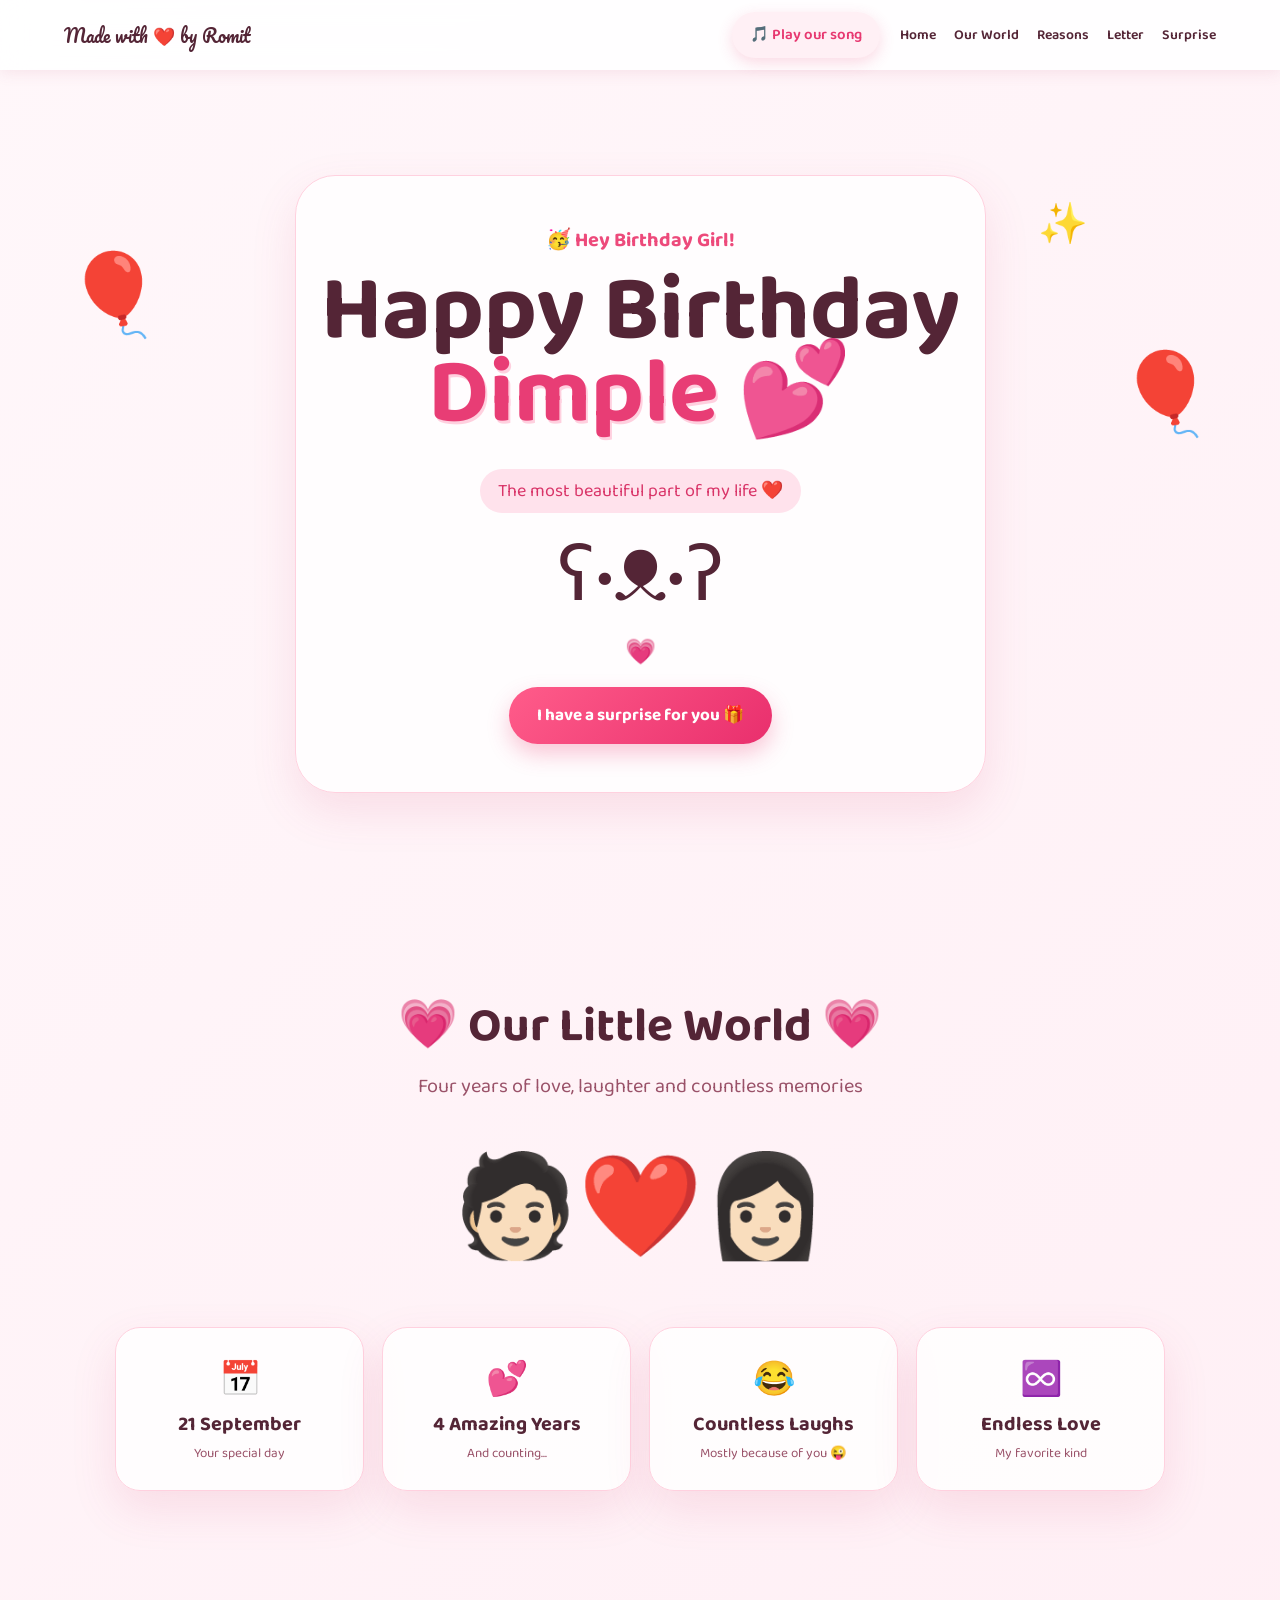
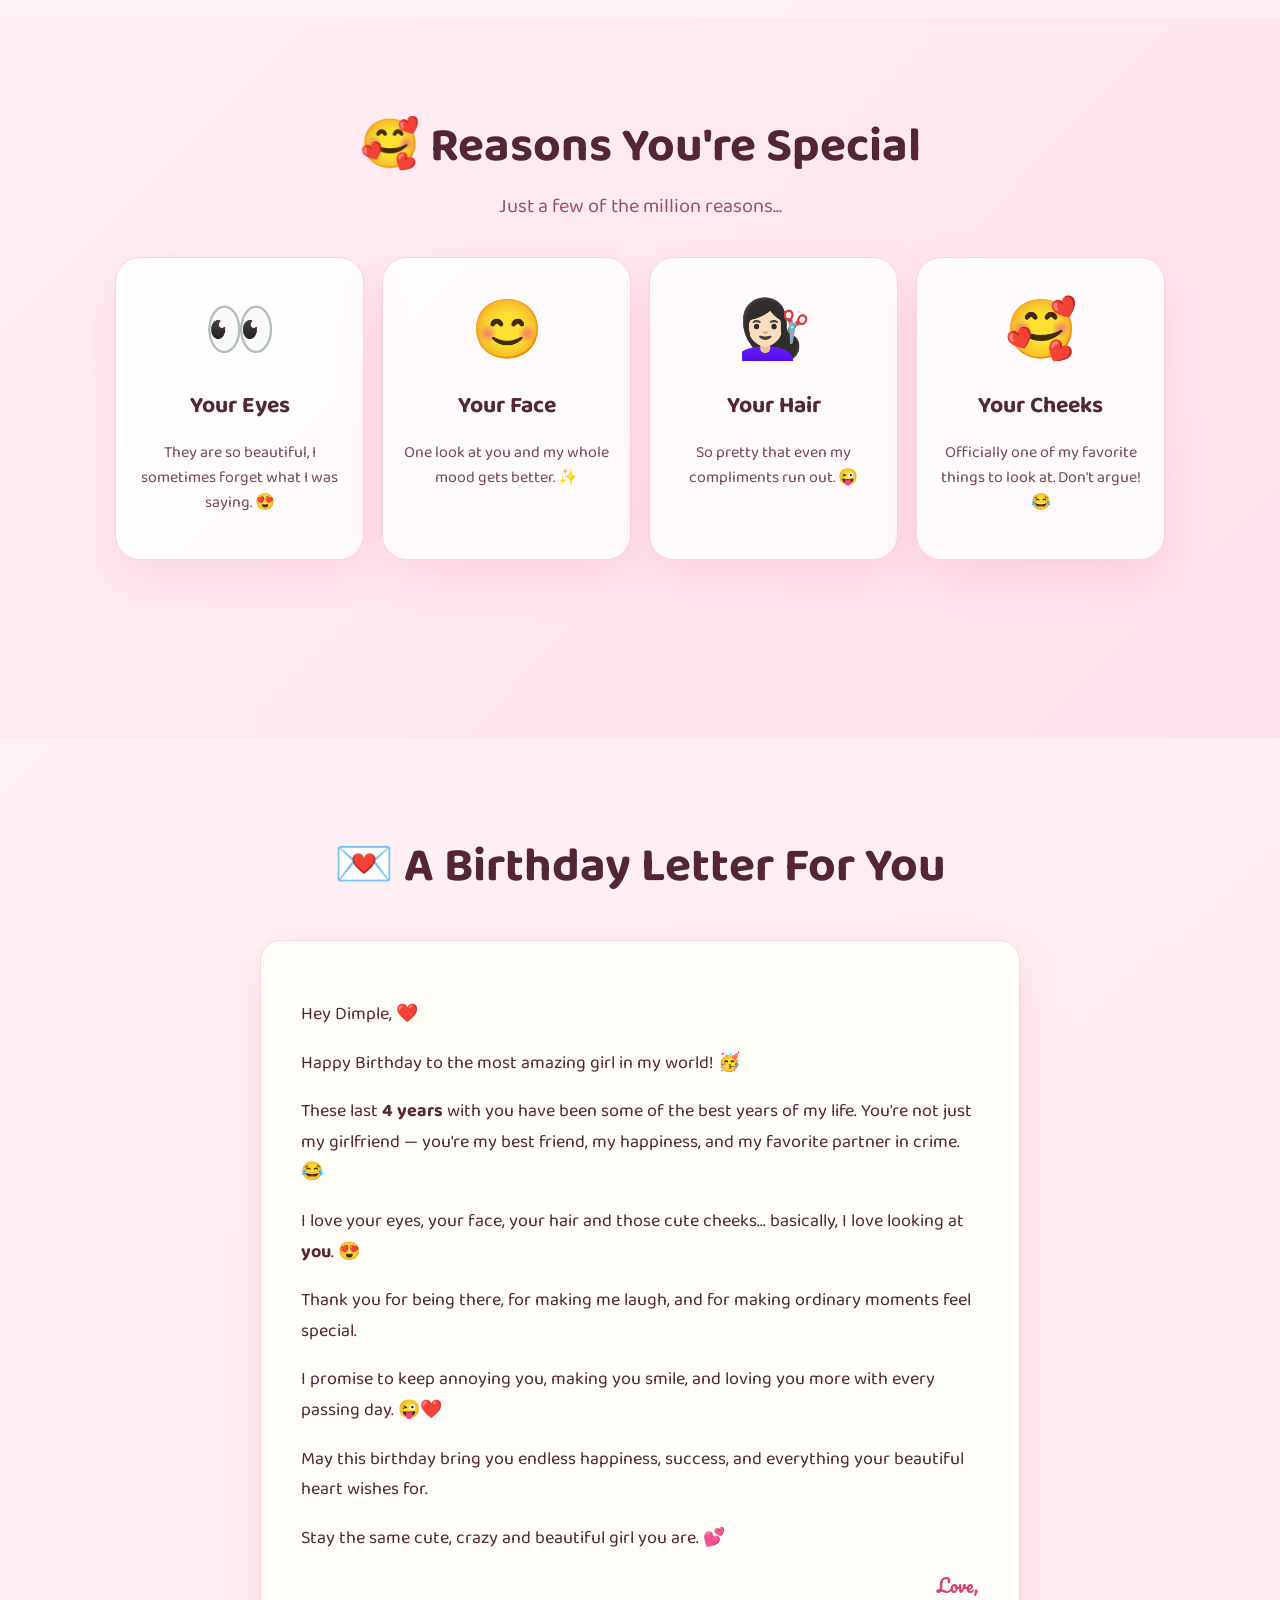
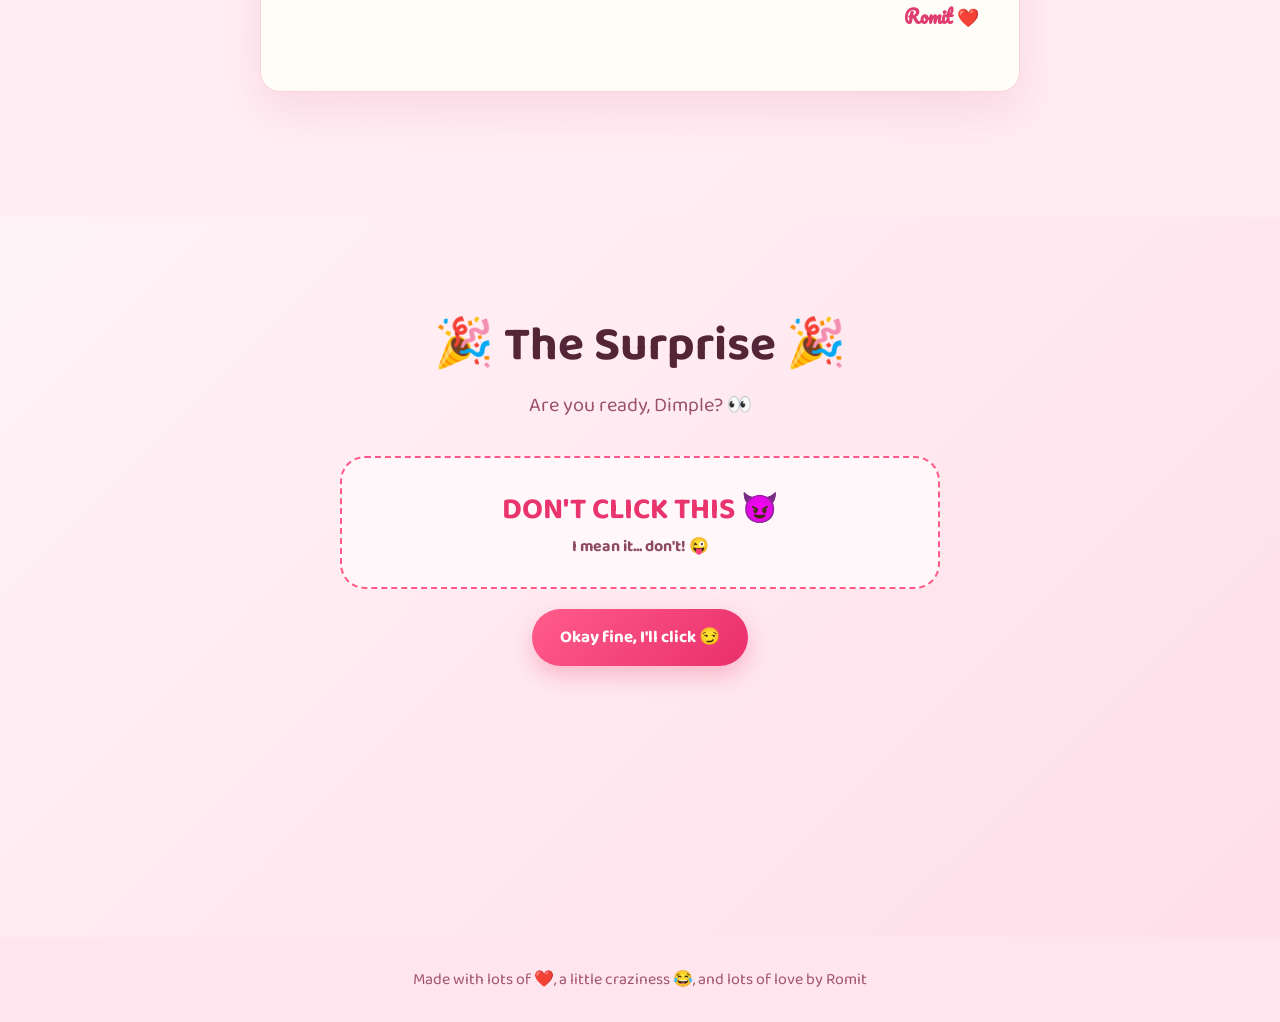
<file: index.html>
<!DOCTYPE html>
<html lang="en">
<head>
  <meta charset="UTF-8">
  <meta name="viewport" content="width=device-width, initial-scale=1.0">
  <meta name="theme-color" content="#ff5c8a">
  <title>Happy Birthday Dimple 💕</title>
  <link rel="preconnect" href="https://fonts.googleapis.com">
  <link rel="preconnect" href="https://fonts.gstatic.com" crossorigin>
  <link href="https://fonts.googleapis.com/css2?family=Baloo+2:wght@400;500;600;700&family=Pacifico&display=swap" rel="stylesheet">
  <link rel="stylesheet" href="style.css">
</head>
<body>
  <div id="hearts"></div>

  <nav>
    <div class="logo">Made with ❤️ by Romit</div>
    <button id="musicBtn" class="music-btn">🎵 Play our song</button>
    <div class="nav-links">
      <a href="#home">Home</a>
      <a href="#world">Our World</a>
      <a href="#reasons">Reasons</a>
      <a href="#letter">Letter</a>
      <a href="#surprise">Surprise</a>
    </div>
  </nav>

  <main>
    <section id="home" class="hero">
      <div class="balloon b1">🎈</div>
      <div class="balloon b2">🎈</div>
      <div class="sparkle">✨</div>
      <div class="card hero-card">
        <div class="eyebrow">🥳 Hey Birthday Girl!</div>
        <h1>Happy Birthday<br><span>Dimple</span> 💕</h1>
        <p class="tagline">The most beautiful part of my life ❤️</p>
        <div class="cute-bear">ʕ•ᴥ•ʔ<br><small>💗</small></div>
        <a class="primary-btn" href="#surprise">I have a surprise for you 🎁</a>
      </div>
    </section>

    <section id="world" class="section">
      <div class="section-title">💗 Our Little World 💗</div>
      <p class="subtitle">Four years of love, laughter and countless memories</p>
      <div class="couple">🧑🏻‍❤️‍👩🏻</div>
      <div class="stats">
        <div class="stat"><span>📅</span><b>21 September</b><small>Your special day</small></div>
        <div class="stat"><span>💕</span><b>4 Amazing Years</b><small>And counting...</small></div>
        <div class="stat"><span>😂</span><b>Countless Laughs</b><small>Mostly because of you 😜</small></div>
        <div class="stat"><span>♾️</span><b>Endless Love</b><small>My favorite kind</small></div>
      </div>
    </section>

    <section id="reasons" class="section pink">
      <div class="section-title">🥰 Reasons You're Special</div>
      <p class="subtitle">Just a few of the million reasons...</p>
      <div class="reasons">
        <article class="reason"><div class="emoji">👀</div><h3>Your Eyes</h3><p>They are so beautiful, I sometimes forget what I was saying. 😍</p></article>
        <article class="reason"><div class="emoji">😊</div><h3>Your Face</h3><p>One look at you and my whole mood gets better. ✨</p></article>
        <article class="reason"><div class="emoji">💇🏻‍♀️</div><h3>Your Hair</h3><p>So pretty that even my compliments run out. 😜</p></article>
        <article class="reason"><div class="emoji">🥰</div><h3>Your Cheeks</h3><p>Officially one of my favorite things to look at. Don't argue! 😂</p></article>
      </div>
    </section>

    <section id="letter" class="section">
      <div class="section-title">💌 A Birthday Letter For You</div>
      <div class="letter">
        <p>Hey Dimple, ❤️</p>
        <p>Happy Birthday to the most amazing girl in my world! 🥳</p>
        <p>These last <b>4 years</b> with you have been some of the best years of my life. You're not just my girlfriend — you're my best friend, my happiness, and my favorite partner in crime. 😂</p>
        <p>I love your eyes, your face, your hair and those cute cheeks... basically, I love looking at <b>you</b>. 😍</p>
        <p>Thank you for being there, for making me laugh, and for making ordinary moments feel special.</p>
        <p>I promise to keep annoying you, making you smile, and loving you more with every passing day. 😜❤️</p>
        <p>May this birthday bring you endless happiness, success, and everything your beautiful heart wishes for.</p>
        <p>Stay the same cute, crazy and beautiful girl you are. 💕</p>
        <p class="signature">Love,<br><b>Romit ❤️</b></p>
      </div>
    </section>

    <section id="surprise" class="section surprise-section">
      <div class="section-title">🎉 The Surprise 🎉</div>
      <p class="subtitle">Are you ready, Dimple? 👀</p>
      <div class="dont">DON'T CLICK THIS 😈<small>I mean it... don't! 😜</small></div>
      <button id="surpriseBtn" class="primary-btn">Okay fine, I'll click 😏</button>
      <div id="finalMessage" class="final hidden">
        <div class="crown">👑</div>
        <h2>Happy Birthday<br><span>Dimple</span> 💖</h2>
        <p>Today is all about YOU! 💕</p>
        <p>May your smile stay brighter than all the stars ✨<br>
        and may I get to see that smile for many, many more years.</p>
        <p><b>You're my favorite person, my favorite face,<br>and my favorite little troublemaker. 😂❤️</b></p>
        <div class="big-heart">💗</div>
        <h3>Forever yours,<br>Romit ❤️</h3>
      </div>
    </section>
  </main>

  <!-- Put your legally obtained audio file named "tum-se.mp3" in this folder.
       The site will show the Play button automatically when the file exists. -->
  <audio id="song" preload="none">
    <source src="tum-se.mp3" type="audio/mpeg">
  </audio>

  <footer>Made with lots of ❤️, a little craziness 😂, and lots of love by Romit</footer>
  <script src="script.js"></script>
</body>
</html>
</file>
<file: style.css>
*{box-sizing:border-box}html{scroll-behavior:smooth}body{margin:0;font-family:"Baloo 2",sans-serif;color:#542536;background:linear-gradient(135deg,#fff7fa,#ffe9f1);overflow-x:hidden}nav{position:sticky;top:0;z-index:20;background:rgba(255,255,255,.9);backdrop-filter:blur(12px);padding:12px 5%;display:flex;align-items:center;gap:20px;box-shadow:0 2px 15px rgba(180,70,110,.12)}.logo{font-family:Pacifico,cursive;font-size:18px;flex:1}.music-btn{border:0;border-radius:999px;padding:11px 18px;background:#fff0f5;color:#e73870;font:600 15px "Baloo 2";cursor:pointer;box-shadow:0 5px 15px #e83b7030}.nav-links{display:flex;gap:18px}.nav-links a{color:#542536;text-decoration:none;font-weight:600;font-size:14px}.hero{min-height:92vh;display:grid;place-items:center;position:relative;padding:70px 20px}.hero-card,.letter,.reason,.stat{background:rgba(255,255,255,.84);border:1px solid #ffd1df;box-shadow:0 18px 45px rgba(210,70,115,.13)}.hero-card{text-align:center;border-radius:40px;padding:48px 25px;max-width:720px;position:relative}.eyebrow{color:#ed4a7b;font-weight:700;font-size:20px}.hero h1{font-size:clamp(52px,9vw,92px);line-height:.9;margin:15px 0;font-weight:700}.hero h1 span,.final h2 span{color:#e83d75;text-shadow:2px 3px 0 #ffd0df}.tagline{display:inline-block;background:#ffe2ec;border-radius:30px;padding:8px 18px;color:#d93468;font-size:18px}.cute-bear{font-size:75px;line-height:.8;margin:18px}.cute-bear small{font-size:25px}.primary-btn{display:inline-block;border:0;border-radius:999px;padding:15px 28px;background:linear-gradient(135deg,#ff5c8a,#e92f6d);color:white;font:700 17px "Baloo 2";text-decoration:none;cursor:pointer;box-shadow:0 10px 22px #e9326d45}.balloon{position:absolute;font-size:80px;animation:float 4s ease-in-out infinite}.b1{left:5%;top:20%}.b2{right:5%;top:32%;animation-delay:1s}.sparkle{position:absolute;right:15%;top:15%;font-size:40px;animation:spin 4s linear infinite}.section{padding:90px 7%;text-align:center;min-height:80vh}.pink{background:linear-gradient(135deg,#fff0f5,#ffe1ec)}.section-title{font-size:clamp(32px,5vw,48px);font-weight:700}.subtitle{font-size:20px;margin-top:5px;color:#9a5269}.couple{font-size:100px;margin:30px}.stats,.reasons{max-width:1050px;margin:35px auto;display:grid;grid-template-columns:repeat(4,1fr);gap:18px}.stat{border-radius:25px;padding:25px 12px}.stat span{font-size:34px;display:block}.stat b{display:block;font-size:20px}.stat small{color:#9a5269}.reason{border-radius:25px;padding:28px 18px}.emoji{font-size:58px}.reason h3{font-size:23px;margin:8px}.reason p{font-size:16px;color:#774456}.letter{max-width:760px;margin:35px auto;padding:40px;text-align:left;border-radius:20px;line-height:1.7;font-size:18px;background:#fffdf8}.signature{text-align:right;font-family:Pacifico,cursive;color:#df3c70}.surprise-section{background:linear-gradient(135deg,#fff3f7,#ffdfe9)}.dont{max-width:600px;margin:35px auto 20px;border:2px dashed #ff5a87;border-radius:25px;padding:28px;color:#e9346e;font-size:30px;font-weight:700;background:#fff7fa}.dont small{display:block;font-size:16px;color:#8d4a60}.final{max-width:720px;margin:35px auto 0;padding:45px 25px;border-radius:35px;background:radial-gradient(circle at top,#ff709d,#b72c64);color:white;box-shadow:0 20px 60px #a8295a55}.final h2{font-size:52px;line-height:.95;margin:10px}.final h2 span{color:#fff}.final p{font-size:20px}.crown{font-size:55px}.big-heart{font-size:70px;animation:pulse 1s infinite}.final h3{font-family:Pacifico,cursive;font-size:25px}.hidden{display:none}footer{text-align:center;padding:30px;color:#a0526a;background:#ffe5ed}#hearts{position:fixed;inset:0;pointer-events:none;z-index:30;overflow:hidden}.heart{position:absolute;animation:rise 5s linear forwards;opacity:.8}@keyframes rise{from{transform:translateY(100vh) scale(.6);opacity:0}15%{opacity:.8}to{transform:translateY(-15vh) rotate(25deg);opacity:0}}@keyframes float{50%{transform:translateY(-20px) rotate(4deg)}}@keyframes spin{to{transform:rotate(360deg)}}@keyframes pulse{50%{transform:scale(1.2)}}@media(max-width:800px){nav{flex-wrap:wrap;justify-content:center}.logo{flex:1 1 100%;text-align:center}.nav-links{order:3;width:100%;justify-content:center;overflow:auto;gap:12px}.nav-links a{white-space:nowrap;font-size:12px}.stats,.reasons{grid-template-columns:1fr 1fr}.hero{min-height:85vh}.balloon{font-size:50px}.b1{left:0}.b2{right:0}.letter{padding:25px;font-size:16px}}@media(max-width:480px){.stats,.reasons{grid-template-columns:1fr}.section{padding:70px 5%}.final h2{font-size:42px}.dont{font-size:24px}}
</file>
